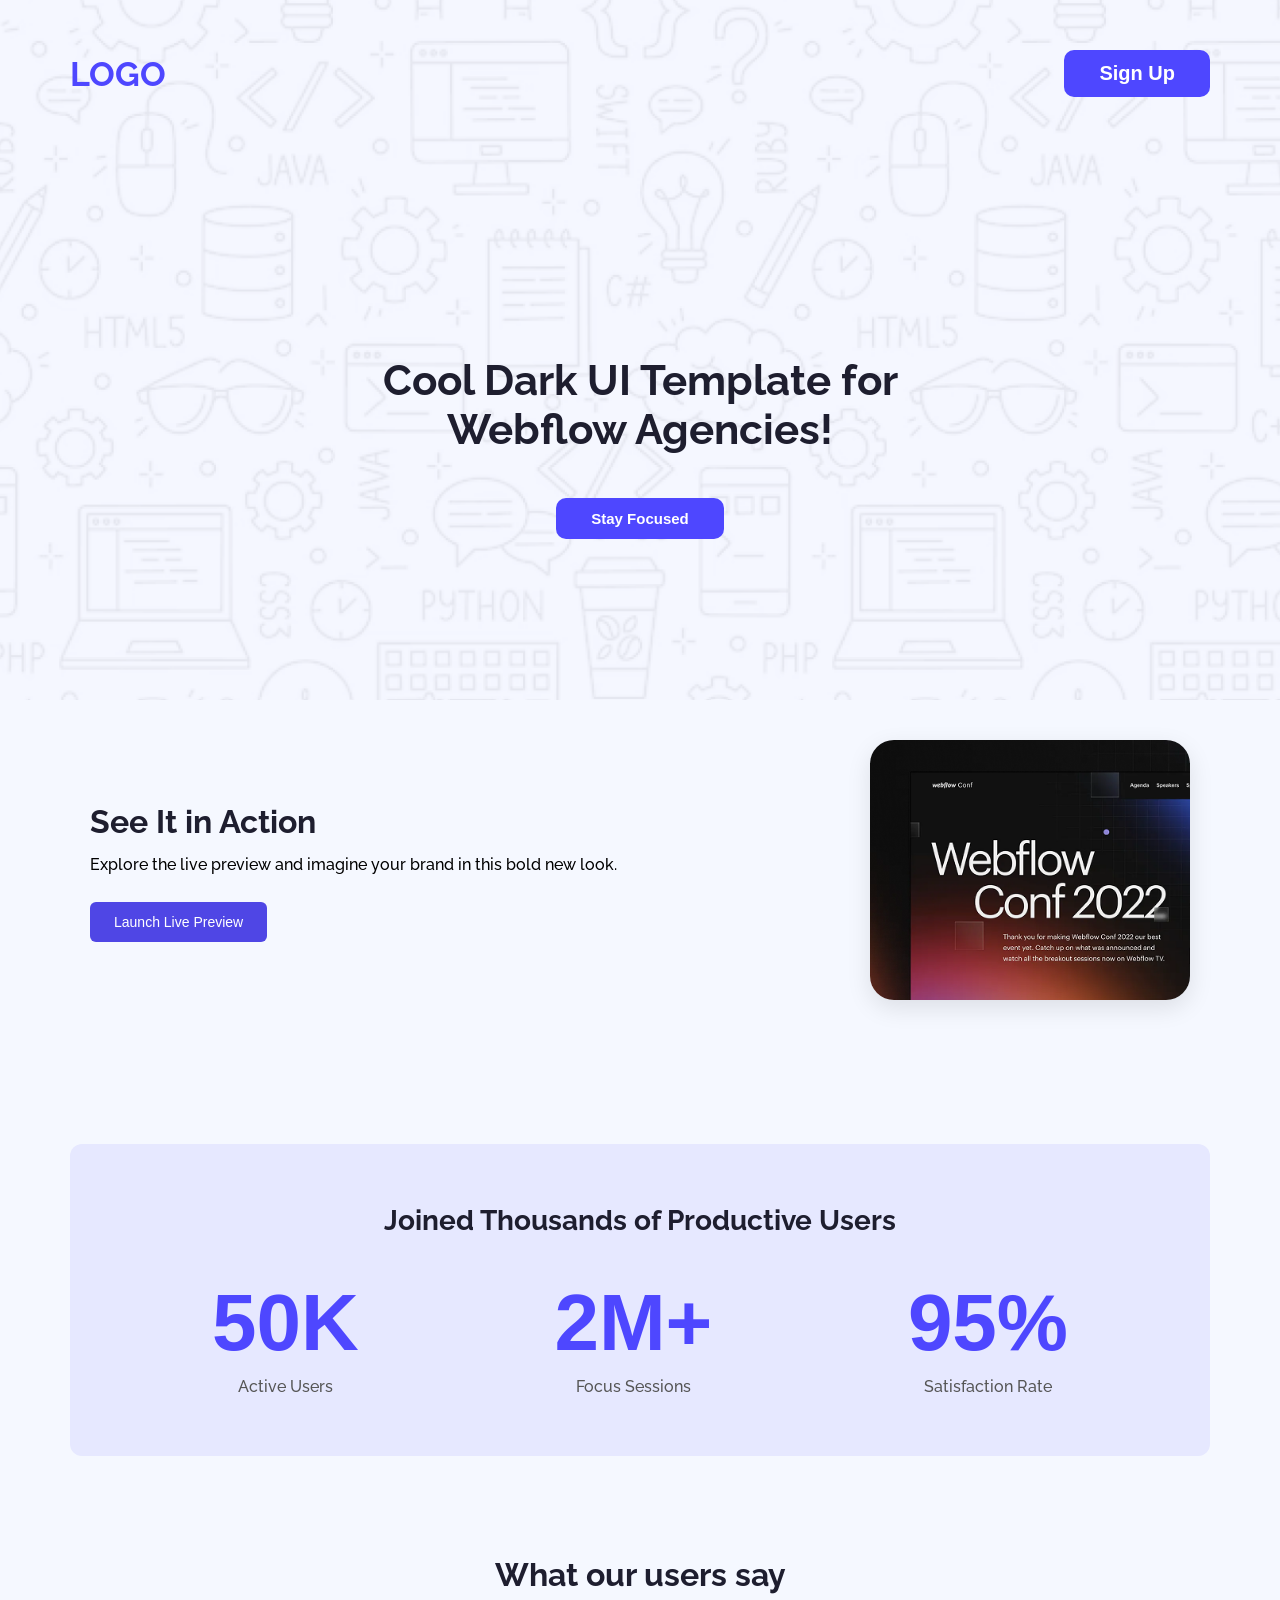
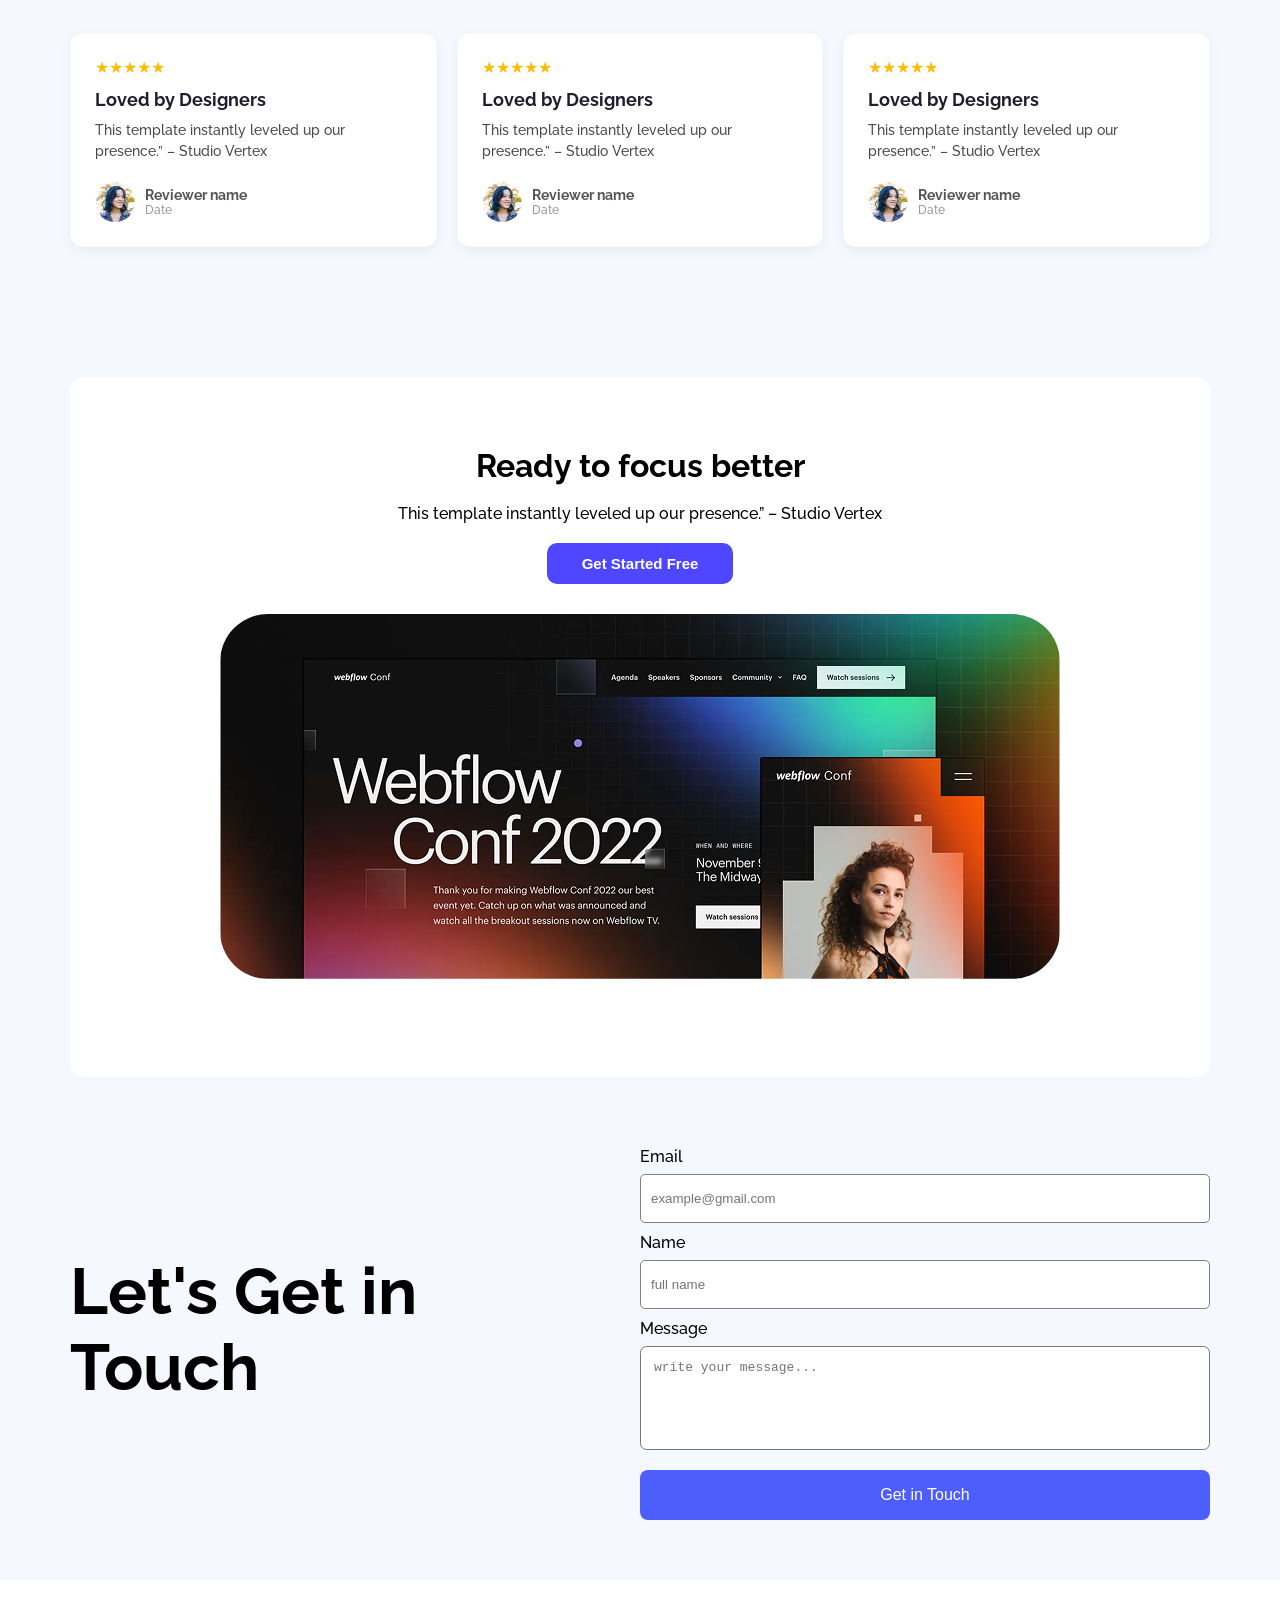
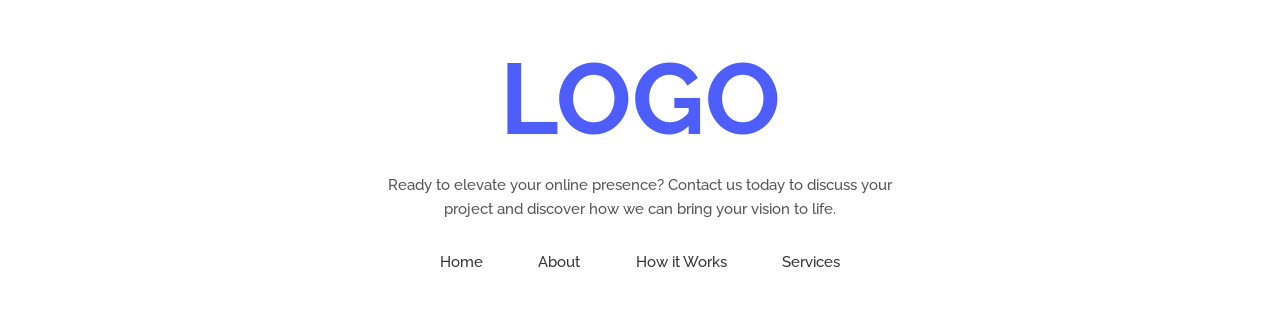
<file: index.html>
<!DOCTYPE html>
<html lang="en">
  <head>
    <meta charset="UTF-8" />
    <meta name="viewport" content="width=device-width, initial-scale=1.0" />
    <title>Document</title>

    <!-- Fonts -->
    <link rel="preconnect" href="https://fonts.googleapis.com" />
    <link rel="preconnect" href="https://fonts.gstatic.com" crossorigin />
    <link
      href="https://fonts.googleapis.com/css2?family=Merriweather&family=Open+Sans&family=Raleway&display=swap"
      rel="stylesheet"
    />
    <link
      href="https://fonts.googleapis.com/css2?family=Inter&display=swap"
      rel="stylesheet"
    />

    <!-- Styles -->
    <link rel="stylesheet" href="styles/styles.css" />
  </head>
  <body class="raleway-normal bg-color">
    <!-- Header Section -->
    <div class="hero-area">
      <nav class="navbar">
        <a class="logo" href="#">LOGO</a>
        <button class="signup button">Sign Up</button>
      </nav>
      <div class="banner">
        <div class="hero-wraper">
          <h1 class="banner-head">
            Cool Dark UI Template for<br />Webflow Agencies!
          </h1>
          <button class="button-stay">Stay Focused</button>
        </div>
      </div>
    </div>

    <!-- Main Section -->
    <main>
      <!-- Section 1 -->
      <div class="container">
        <div class="text-content">
          <h2>See It in Action</h2>
          <p>
            Explore the live preview and imagine your brand in this bold new
            look.
          </p>
          <button class="launch-button">Launch Live Preview</button>
        </div>
        <div class="preview-image">
          <img src="./Images/wc-mini.png" alt="Preview" />
        </div>
      </div>

      <!-- join container  -->
      <div class="join-container">
        <div class="inner-container">
          <h2>Joined Thousands of Productive Users</h2>
          <div class="stats">
            <div class="cart-item">
              <h2>50K</h2>
              <p>Active Users</p>
            </div>
            <div class="cart-item">
              <h2>2M+</h2>
              <p>Focus Sessions</p>
            </div>
            <div class="cart-item">
              <h2>95%</h2>
              <p>Satisfaction Rate</p>
            </div>
          </div>
        </div>
      </div>

      <!-- Section 2 -->
      <div class="container2">
        <h2>What our users say</h2>
        <div class="card-wrapper">
          <!-- Cards (copy & paste 3x) -->
          <div class="card">
            <div class="stars">★★★★★</div>
            <h3>Loved by Designers</h3>
            <p>
              This template instantly leveled up our presence.” – Studio Vertex
            </p>
            <div class="reviewer">
              <img src="./Images/avatar.png" alt="Reviewer" />
              <div class="reviewer-info">
                <span class="name">Reviewer name</span>
                <span class="date">Date</span>
              </div>
            </div>
          </div>
          <div class="card">
            <div class="stars">★★★★★</div>
            <h3>Loved by Designers</h3>
            <p>
              This template instantly leveled up our presence.” – Studio Vertex
            </p>
            <div class="reviewer">
              <img src="./Images/avatar.png" alt="Reviewer" />
              <div class="reviewer-info">
                <span class="name">Reviewer name</span>
                <span class="date">Date</span>
              </div>
            </div>
          </div>
          <div class="card">
            <div class="stars">★★★★★</div>
            <h3>Loved by Designers</h3>
            <p>
              This template instantly leveled up our presence.” – Studio Vertex
            </p>
            <div class="reviewer">
              <img src="./Images/avatar.png" alt="Reviewer" />
              <div class="reviewer-info">
                <span class="name">Reviewer name</span>
                <span class="date">Date</span>
              </div>
            </div>
          </div>
        </div>
      </div>

      <!-- Ready-to-focus Section -->
      <div class="bg-color2">
        <div class="banner-head2">
          <h2 class="ready-head">Ready to focus better</h2>
          <p>
            This template instantly leveled up our presence.” – Studio Vertex
          </p>
          <button class="button-stay">Get Started Free</button>
        </div>
        <div class="img-big">
          <img class="img-style" src="./Images/wc-big.png" alt="" />
        </div>
      </div>

      <!-- Form Section -->
      <div class="form-container">
        <div class="left">
          <h1>Let's Get in<br />Touch</h1>
        </div>
        <div class="right">
          <form>
            <label>Email</label>
            <input type="email" placeholder="example@gmail.com" />
            <label>Name</label>
            <input type="text" placeholder="full name" />
            <label>Message</label>
            <textarea placeholder="write your message..."></textarea>
            <button type="submit">Get in Touch</button>
          </form>
        </div>
      </div>
    </main>

    <!-- Footer Section -->
    <footer class="footer">
      <div class="footer-container">
        <h1 class="footer-logo">LOGO</h1>
        <p class="description">
          Ready to elevate your online presence? Contact us today to discuss
          your project and discover how we can bring your vision to life.
        </p>
        <nav class="menu">
          <a href="#">Home</a>
          <a href="#">About</a>
          <a href="#">How it Works</a>
          <a href="#">Services</a>
        </nav>
      </div>
    </footer>
  </body>
</html>
</file>
<file: styles/styles.css>
.join-container {
  width: 1140px;
  background-color: #e6e8ff;
  padding: 60px 0;
  margin: 100px auto;
  display: flex;
  justify-content: center;
  border-radius: 12px;
}

.inner-container {
  width: 856px;
  text-align: center;
}

.inner-container h2 {
  font-size: 28px;
  color: #1e1e2f;
  font-weight: bold;
  margin-bottom: 40px;
}

.stats {
  display: flex;
  justify-content: space-between;
  gap: 20px;
}

.cart-item h2 {
  font-size: 80px;
  font-weight: bolder;
  color: #4e47ff;
  margin-bottom: 8px;
  font-family:'Franklin Gothic Medium', 'Arial Narrow', Arial, sans-serif
}

.cart-item p {
  font-size: 16px;
  color: #555;
}

 
 .raleway-normal {
      font-family: "Raleway", sans-serif;
      font-optical-sizing: auto;
      font-weight: 500;
      font-style: normal;
    }

    .inter {
      font-family: "Inter", sans-serif;
      font-optical-sizing: auto;
      font-weight: bold;
    }

    /* Reset */
    * {
      margin: 0;
      padding: 0;
      box-sizing: border-box;
    }

    body {
      background-color: #f5f8ff;
      font-family: "Raleway", sans-serif;
    }

    a {
      text-decoration: none;
    }

    /* Header Section */
    .hero-area {
      background-image: url("../Images/Hero-bg.png");
      background-position: center;
      background-size: cover;
      height: 700px;
    }

    .navbar {
      max-width: 1140px;
      margin: 0 auto;
      display: flex;
      justify-content: space-between;
      align-items: center;
      padding: 50px 0;
      font-size: 34px;
      font-weight: bold;
    }

    .logo {
      color: #4e47ff;
      font-size: 34px;
    }

    .button {
      font-size: 20px;
      background-color: #4e47ff;
      color: #ffffff;
      font-weight: bold;
      padding: 12px 35px;
      border-radius: 10px;
      border: none;
      cursor: pointer;
    }

    .banner {
      text-align: center;
      height: 600px;
      display: flex;
      align-items: center;
      justify-content: center;
    }

    .hero-wraper {
      display: flex;
      flex-direction: column;
      align-items: center;
    }

    .banner-head {
      font-size: 42px;
      font-weight: bold;
      color: #1e1e2f;
      text-align: center;
      margin-bottom: 24px;
    }

    .button-stay {
      font-size: 15px;
      background-color: #4e47ff;
      color: #ffffff;
      font-weight: bold;
      padding: 12px 35px;
      border-radius: 10px;
      border: none;
      text-align: center;
      margin-top: 20px;
      cursor: pointer;
    }

/* section1 */
.container {
  width: 1140px;
  display: flex;
  justify-content: space-between;
  align-items: center;
  padding: 40px 20px;
  margin: auto;
}

.text-content {
  max-width: 50%;
}

.text-content h2 {
  color: #1e1e2f;
  font-size: 32px;
  margin-bottom: 12px;
}

.text-content p {
  font-size: 16px;
  margin-bottom: 24px;
  line-height: 1.6;
}

.launch-button {
  padding: 12px 24px;
  background-color: #4f46e5;
  color: #fff;
  border: none;
  border-radius: 6px;
  font-size: 14px;
  cursor: pointer;
}

.preview-image img {
  width: 320px;
  border-radius: 24px;
  box-shadow: 0 8px 24px rgba(0, 0, 0, 0.1);
}
/* section2 */
.container2 {
  width: 1140px;
  margin: 60px auto;
  text-align: center;
}

.container2 h2 {
  font-size: 32px;
  color: #1e1e2f;
  margin-bottom: 40px;
}

.card-wrapper {
  display: flex;
  justify-content: space-between;
  gap: 20px;
}

.card {
  background-color: white;
  border-radius: 12px;
  padding: 24px;
  box-shadow: 0 4px 12px rgba(0, 0, 0, 0.05);
  width: 366.66px;
  box-sizing: border-box;
  border: 1px solid rgba(128, 128, 128, 0.068);
  text-align: left;
}

.stars {
  color: #fbbc04;
  font-size: 16px;
  margin-bottom: 12px;
}

.card h3 {
  font-size: 18px;
  margin: 0 0 10px 0;
  color: #1e1e2f;
}

.card p {
  font-size: 14px;
  color: #4a4a4a;
  margin-bottom: 20px;
  line-height: 1.5;
}

.reviewer {
  display: flex;
  align-items: center;
  gap: 10px;
}

.reviewer img {
  width: 40px;
  height: 40px;
  border-radius: 50%;
}

.reviewer-info {
  display: flex;
  flex-direction: column;
}

.reviewer-info span.name {
  font-weight: bold;
  font-size: 14px;
  color: #555;
}

.reviewer-info span.date {
  font-size: 12px;
  color: #999;
}

.card-item {
  padding: 30px;
  background-color: #ffffff;
}
.bg-color {
  background-color: #f5f8ff;
  background-size: cover;
}
/* Ready-to-focus-section  */
.bg-color2 {
  background-color: #ffffff;
  width: 1140px;
  height: 700px;
  margin: auto;
  margin-top: 130px;
  border-radius: 14px;
}
.banner-head2 {
  text-align: center;
  padding-top: 70px;
  padding-bottom: 20px;
}
.img-big {
  margin: auto;
  display: flex;
  align-items: center;
  justify-content: center;
  padding-top: 10px;
}
.ready-head {
  padding-bottom: 20px;
  font-size: 32px;
}
.img-style {
  border-radius: 48px;
}

/* form fontainer  */
.form-container {
  width: 1140px;
  margin: 0 auto;
  display: flex;
  align-items: center;
  justify-content: space-between;
  padding: 60px 0px;
}

.left h1 {
  font-size: 65px;
  font-weight: bold;
}

.right {
  width: 50%;
}

form {
  display: flex;
  flex-direction: column;
}

label {
  margin-bottom: 8px;
  margin-top: 10px;
  font-weight: 500;
}

input {
  border-radius: 5px;
  padding: 16px 10px;
  border: 1px solid gray;
}
textarea {
  padding: 1em;
  margin-bottom: 1.5em;
  border-radius: 0.5em;
  font-size: 1em;
}

textarea {
  resize: none;
  height: 8em;
}

button {
  background-color: #4d5efc;
  color: white;
  padding: 1em;
  border: none;
  border-radius: 0.5em;
  font-size: 1em;
  cursor: pointer;
}

/* footer container */
.footer {
  background: #fff;
  padding: 60px 0;
  display: flex;
  justify-content: center;
}

.footer-container {
  width: 531px;
  text-align: center;
}

.footer-logo {
  font-size: 100px;
  font-weight: bold;
  color: #4d5efc;
  margin-bottom: 16px;
}

.footer-container .description {
  font-size: 15px;
  color: #555;
  line-height: 24px;
  margin-bottom: 32px;
}

.footer-container .menu {
  width: 400px;
  margin: auto;
  display: flex;
  justify-content: space-between;
  font-size: 15px;
}

.footer-container .menu a {
  text-decoration: none;
  color: #333;
}
</file>
